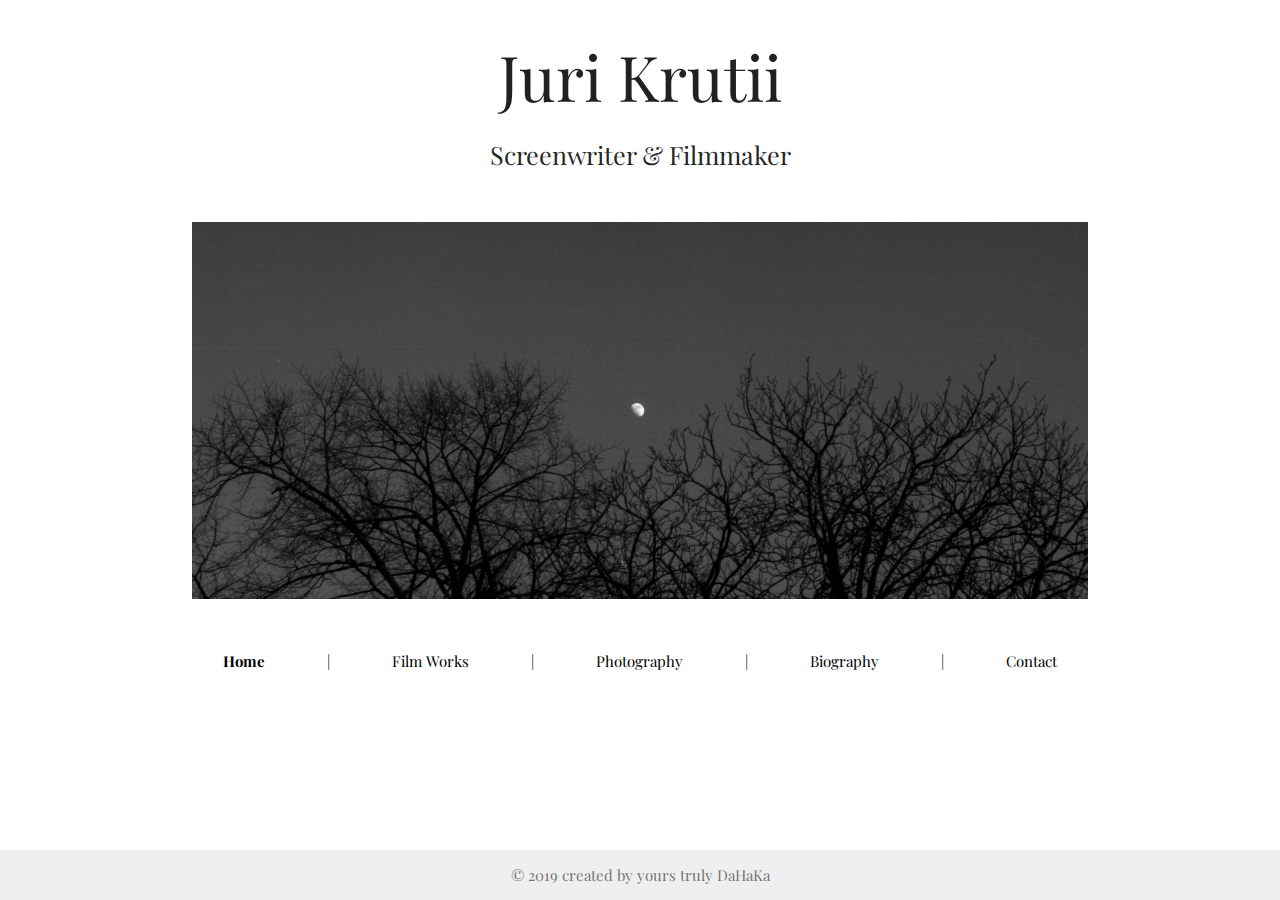
<file: index.html>
<!DOCTYPE html>
  <html>
    <head>
      <meta charset="utf-8">
      <title></title>
      <!--Import Google Icon Font-->
      <link href="https://fonts.googleapis.com/icon?family=Material+Icons" rel="stylesheet">
      <link href="https://fonts.googleapis.com/css?family=Playfair+Display" rel="stylesheet">
      <!--Import materialize.css-->
      <link type="text/css" rel="stylesheet" href="css/materialize.min.css"  media="screen,projection"/>
      <link rel="stylesheet" type="text/css" href="css/style.css">

      <!--Let browser know website is optimized for mobile-->
      <meta name="viewport" content="width=device-width, initial-scale=1.0"/>
      <script type="text/javascript" src="https://code.jquery.com/jquery-3.3.1.min.js"></script>
    </head>

    <body>
	    <main>
		    <div class="container">
		        <div class="col s12 center">
		          <h1>Juri Krutii</h1>
		        </div>
		        <div class="col s12 center">
		          <p class="flow-text">Screenwriter & Filmmaker</p><br>
		        </div>
		      </div>
		    </div>

		    <div class="container">
		        <img class="responsive-img hide-on-med-and-down" src="image/index.jpg">
		        <img class="responsive-img hide-on-large-only" src="image/index1.jpg">
		    </div>
		    	<br><br>
		    <div class="container">
			    <div class="even">
			     	<span><b>Home</b></span><span>|</span>
			     	<a href="filmworks.html">Film Works</a><span>|</span>
			     	<a href="photography.html">Photography</a><span>|</span>
			     	<a href="bio.html">Biography</a><span>|</span>
			     	<a href="contact.html">Contact</a>
		        </div>
		    </div>
	    </main>

	    <footer class="page-footer white center">
	       <div class="container">
	       </div>
	       <div class="footer-copyright">
	         <div class="container center">
	         	<span class="copy">© 2019 created by yours truly DaHaKa</span>
	         </div>
	       </div>
	    </footer>
    </body>

      <!--JavaScript at end of body for optimized loading-->
      <script type="text/javascript" src="js/materialize.min.js"></script>
  </html>
</file>
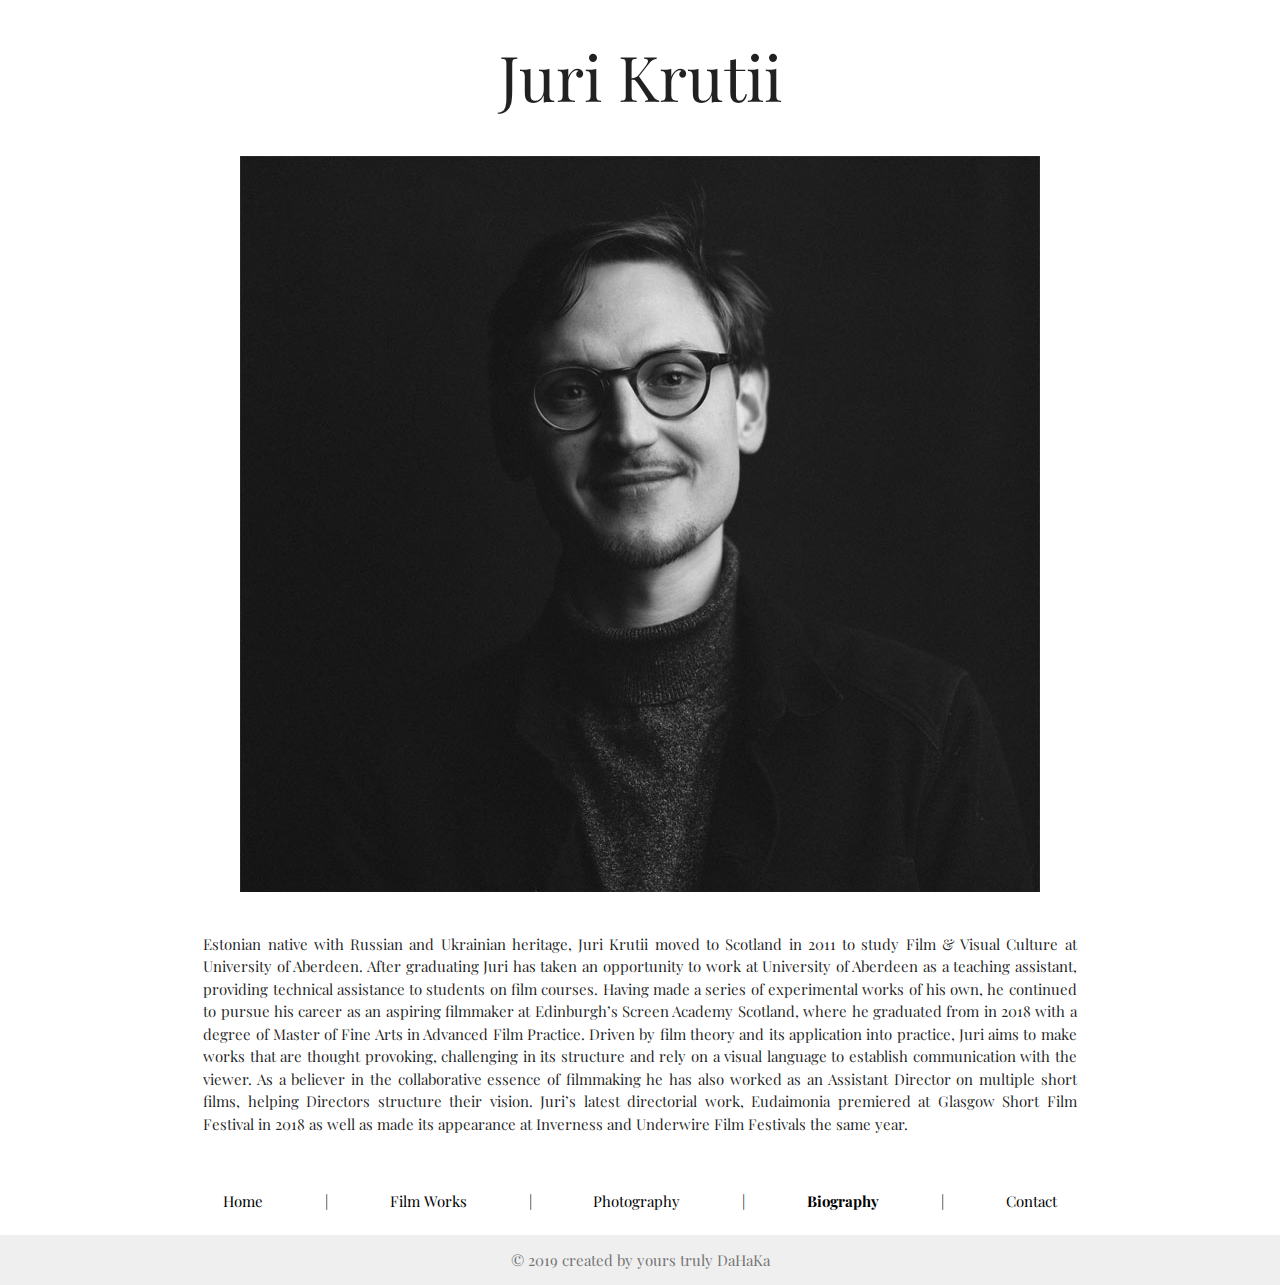
<file: bio.html>
<!DOCTYPE html>
  <html>
    <head>
      <meta charset="utf-8">
      <title></title>
      <!--Import Google Icon Font-->
      <link href="https://fonts.googleapis.com/icon?family=Material+Icons" rel="stylesheet">
      <link href="https://fonts.googleapis.com/css?family=Playfair+Display" rel="stylesheet">
      <!--Import materialize.css-->
      <link type="text/css" rel="stylesheet" href="css/materialize.min.css"  media="screen,projection"/>
      <link rel="stylesheet" type="text/css" href="css/style.css">

      <!--Let browser know website is optimized for mobile-->
      <meta name="viewport" content="width=device-width, initial-scale=1.0"/>
      <script type="text/javascript" src="https://code.jquery.com/jquery-3.3.1.min.js"></script>
    </head>

    <body>
      <main>
          <div class="container">
              <div class="row center">
                  <div class="col s12">
                      <h1>Juri Krutii</h1>
                  </div>
              </div>
          </div>

          <div class="container">
              <div class="row center">
                  <div class="col s12">
                      <img class="responsive-img" src="image/juri.jpg">
                  </div>
              </div>
              <div class="row center">
                  <div class="col s12">
                       <p class="justify">
                           Estonian native with Russian and Ukrainian heritage, Juri Krutii moved to Scotland 
                           in 2011 to study Film & Visual Culture at University of Aberdeen. After graduating 
                           Juri has taken an opportunity to work at University of Aberdeen as a teaching 
                           assistant, providing technical assistance to students on film courses. Having made 
                           a series of experimental works of his own, he continued to pursue his career as an 
                           aspiring filmmaker at Edinburgh’s Screen Academy Scotland, where he graduated from 
                           in 2018 with a degree of Master of Fine Arts in Advanced Film Practice. Driven by 
                           film theory and its application into practice, Juri aims to make works that are 
                           thought provoking, challenging in its structure and rely on a visual language 
                           to establish communication with the viewer. As a believer in the collaborative 
                           essence of filmmaking he has also worked as an Assistant Director on multiple short 
                           films, helping Directors structure their vision. Juri’s latest directorial work, 
                           Eudaimonia premiered at Glasgow Short Film Festival in 2018 as well as made its 
                           appearance at Inverness and Underwire Film Festivals the same year.
                       </p>
                  </div>
              </div>
          </div>
      </main>

      <footer class="page-footer transparent center">
         <div class="container">
           <div class="even">
            <a href="index.html">Home</a><span>|</span>
            <a href="filmworks.html">Film Works</a><span>|</span>
            <a href="photography.html">Photography</a><span>|</span>
            <span><b>Biography</b></span><span>|</span>
            <a href="contact.html">Contact</a>
           </div>
           <br>
         </div>
         <div class="footer-copyright">
           <div class="container center gray-text">
            <span class="copy">© 2019 created by yours truly DaHaKa</span>
           </div>
         </div>
      </footer>

      <!--JavaScript at end of body for optimized loading-->
      <script type="text/javascript" src="js/materialize.min.js"></script>
    </body>
  </html>
</file>
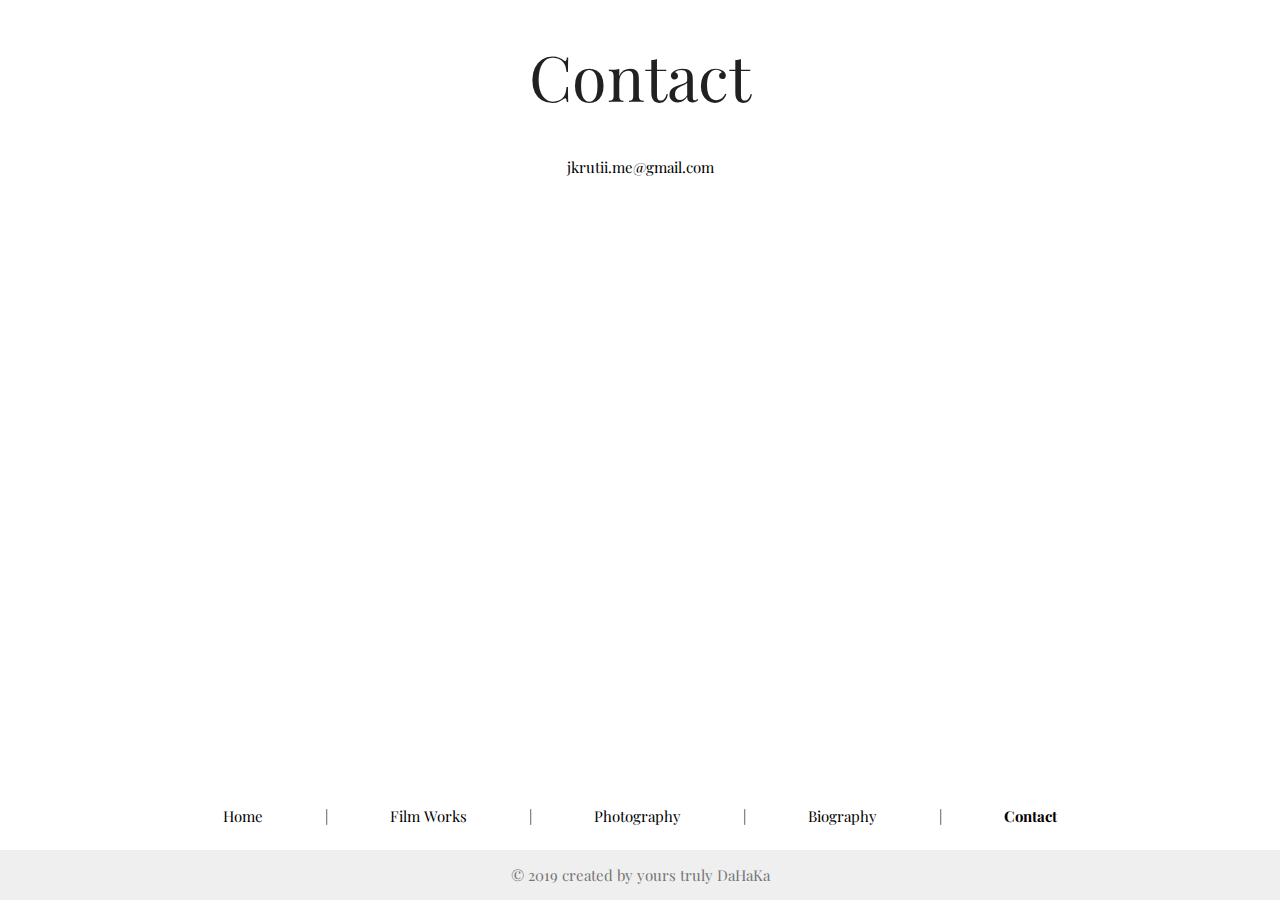
<file: contact.html>
<!DOCTYPE html>
  <html>
    <head>
      <meta charset="utf-8">
      <title></title>
      <!--Import Google Icon Font-->
      <link href="https://fonts.googleapis.com/icon?family=Material+Icons" rel="stylesheet">
      <link href="https://fonts.googleapis.com/css?family=Playfair+Display" rel="stylesheet">
      <!--Import materialize.css-->
      <link type="text/css" rel="stylesheet" href="css/materialize.min.css"  media="screen,projection"/>
      <link rel="stylesheet" type="text/css" href="css/style.css">

      <!--Let browser know website is optimized for mobile-->
      <meta name="viewport" content="width=device-width, initial-scale=1.0"/>
      <script type="text/javascript" src="https://code.jquery.com/jquery-3.3.1.min.js"></script>
    </head>

    <body>
      <main>
          <div class="container">
              <div class="row center">
                  <div class="col s12">
                      <h1>Contact</h1>
                  </div>
              </div>
          </div>



          <div class="container">
              <div class="row center">
                  <div class="col s12">
                    <a href="#">jkrutii.me@gmail.com</a>
                  </div>
              </div>
          </div>
      </main>

      <footer class="page-footer transparent center">
         <div class="container">
           <div class="even">
            <a href="index.html">Home</a><span>|</span>
            <a href="filmworks.html">Film Works</a><span>|</span>
            <a href="photography.html">Photography</a><span>|</span>
            <a href="bio.html">Biography</a><span>|</span>
            <span><b>Contact</b></span>
           </div>
           <br>
         </div>
         <div class="footer-copyright">
           <div class="container center gray-text">
            <span class="copy">© 2019 created by yours truly DaHaKa</span>
           </div>
         </div>
      </footer>

      <!--JavaScript at end of body for optimized loading-->
      <script type="text/javascript" src="js/materialize.min.js"></script>
    </body>
  </html>
</file>
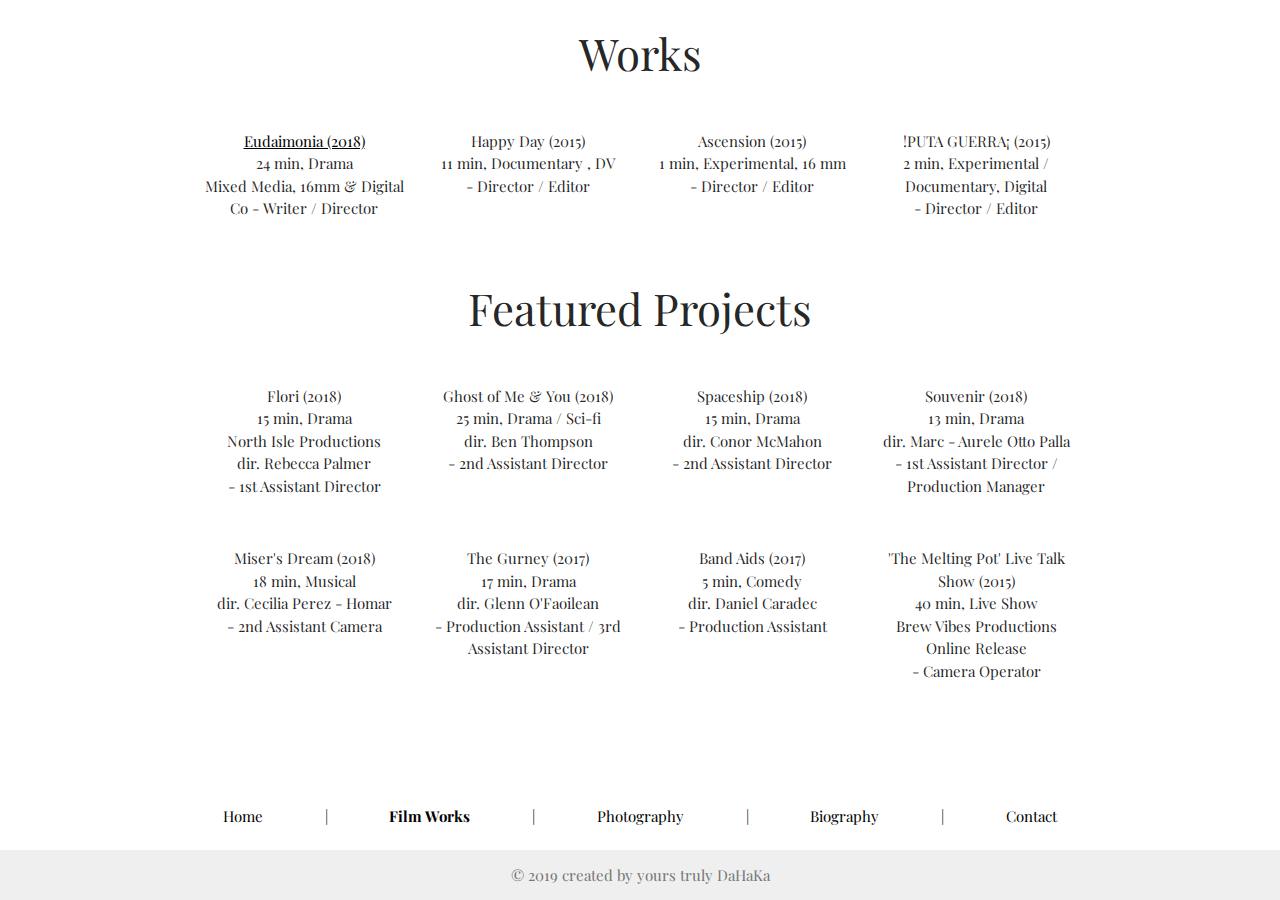
<file: filmworks.html>
<!DOCTYPE html>
  <html>
    <head>
      <meta charset="utf-8">
      <title></title>
      <!--Import Google Icon Font-->
      <link href="https://fonts.googleapis.com/icon?family=Material+Icons" rel="stylesheet">
      <link href="https://fonts.googleapis.com/css?family=Playfair+Display" rel="stylesheet">
      <!--Import materialize.css-->
      <link type="text/css" rel="stylesheet" href="css/materialize.min.css"  media="screen,projection"/>
      <link rel="stylesheet" type="text/css" href="css/style.css">

      <!--Let browser know website is optimized for mobile-->
      <meta name="viewport" content="width=device-width, initial-scale=1.0"/>
      <script type="text/javascript" src="https://code.jquery.com/jquery-3.3.1.min.js"></script>
    </head>

    <body>
        <main>
                <div class="container">
                        <div class="row center">
                            <div class="col s12">
                                <h3>Works</h3>
                            </div>
                        </div>
                </div>

                <div class="container center">
                    <div class="row center">
                        <div class="col l3 m6 s12">
                            <p><a href="http://eudaimoniashortfilm.com" target="_blank">
                                <u>Eudaimonia (2018)</u></a><br>
                                24 min, Drama               <br>
                                Mixed Media, 16mm & Digital <br>
                                Co - Writer / Director      <br>
                            </p>
                        </div>
                        <div class="col l3 m6 s12">
                            <p>Happy Day (2015)             <br>
                                11 min, Documentary , DV    <br>
                                - Director / Editor         <br><br>
                            </p>
                        </div>
                        <div class="col l3 m6 s12">
                            <p>Ascension (2015)         <br>
                                1 min, Experimental, 16 mm<br>
                                - Director / Editor     <br>
                            </p>
                        </div>
                        <div class="col l3 m6 s12">
                            <p>!PUTA  GUERRA¡ (2015)    <br>
                                2 min, Experimental / Documentary, Digital<br>
                                - Director / Editor     <br>
                            </p>
                        </div>
                    </div>
                </div>

                <div class="container">
                        <div class="row center">
                            <div class="col s12">
                                <h3>Featured Projects</h3>
                            </div>
                        </div>
                </div>

                <div class="container">
                    <div class="row center">
                        <div class="col l3 m6 s12">
                            <p>Flori (2018)<br>
                                    15 min, Drama<br>
                                    North Isle Productions<br>
                                    dir. Rebecca Palmer<br>
                                    - 1st Assistant Director<br>
                            </p>
                        </div>
                        <div class="col l3 m6 s12">
                            <p>Ghost of Me & You (2018)<br>
                                    25 min, Drama / Sci-fi<br>
                                    dir. Ben Thompson<br>
                                    - 2nd Assistant Director<br><br>
                            </p>
                        </div>
                        <div class="col l3 m6 s12">
                            <p>Spaceship (2018)<br>
                                    15 min, Drama<br>
                                    dir. Conor McMahon<br>
                                    - 2nd Assistant Director<br>
                            </p>
                        </div>
                        <div class="col l3 m6 s12">
                            <p>Souvenir (2018)<br>
                                    13 min, Drama<br>
                                    dir. Marc - Aurele Otto Palla<br>
                                    - 1st Assistant Director / Production Manager<br>
                            </p>
                        </div>
                    </div>
                </div>

                <div class="container">
                    <div class="row center">
                        <div class="col l3 m6 s12">
                            <p>Miser's Dream (2018)<br>
                                    18 min, Musical<br>
                                    dir. Cecilia Perez - Homar<br>
                                    - 2nd Assistant Camera<br>
                            </p>
                        </div>
                        <div class="col l3 m6 s12">
                            <p>The Gurney (2017)<br>
                                    17 min, Drama<br>
                                    dir. Glenn O'Faoilean<br>
                                    - Production Assistant / 3rd Assistant Director<br>
                            </p>
                        </div>
                        <div class="col l3 m6 s12">
                            <p>Band Aids (2017)<br>
                                    5 min, Comedy<br>
                                    dir. Daniel Caradec<br>
                                    - Production Assistant<br>
                            </p>
                        </div>
                        <div class="col l3 m6 s12">
                            <p>'The Melting Pot' Live Talk Show (2015)<br>
                                    40 min, Live Show<br>
                                    Brew Vibes Productions<br>
                                    Online Release<br>
                                    - Camera Operator<br>
                            </p>
                        </div>
                    </div>
                </div>
        </main>

        <footer class="page-footer transparent center">
           <div class="container">
             <div class="even">
                <a href="index.html">Home</a><span>|</span>
                <span><b>Film Works</b></span><span>|</span>
                <a href="photography.html">Photography</a><span>|</span>
                <a href="bio.html">Biography</a><span>|</span>
                <a href="contact.html">Contact</a>
             </div>
             <br>
           </div>
           <div class="footer-copyright">
             <div class="container center gray-text">
                <span class="copy">© 2019 created by yours truly DaHaKa</span>
             </div>
           </div>
        </footer>


      <!--JavaScript at end of body for optimized loading-->
      <script type="text/javascript" src="js/materialize.min.js"></script>
    </body>
  </html>
</file>
<file: css/style.css>
p.justify {
    text-align: justify;
}

a,span{
	color: black;
}

a:hover{
	font-weight: bold;
}

html{
    font-family: 'Playfair Display', serif;
}

div.even{
	display: flex; 
	justify-content: space-around; 
	align-items: flex-end;
	text-align: center;
	color: black;
}

span.copy{
	color: #757575;
}



/*Sticky footer*/
body {
  display: flex;
  min-height: 100vh;
  flex-direction: column;
}

main {
  flex: 1 0 auto;
}
</file>
